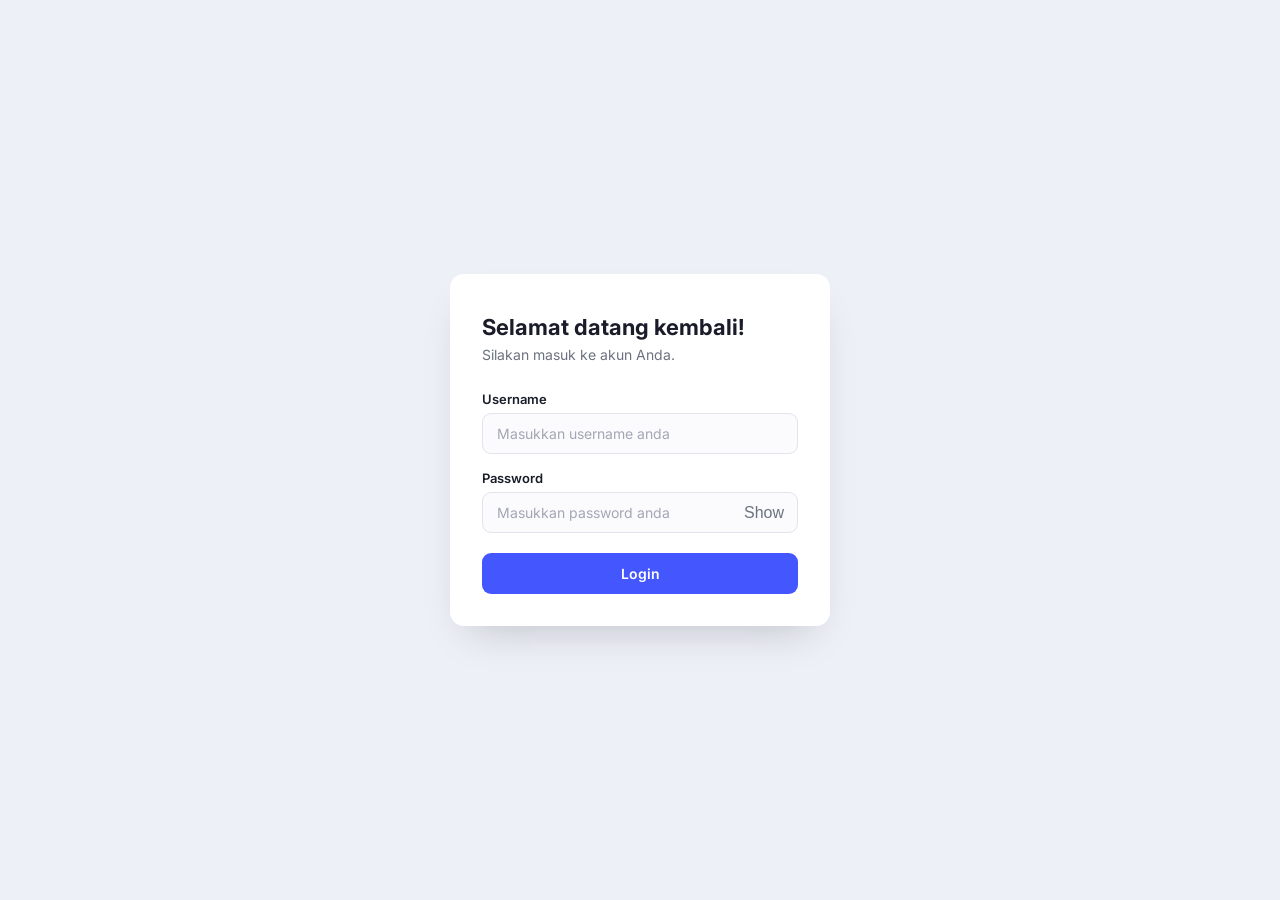
<file: index.html>
<!doctype html>
<html lang="en">
  <head>
    <meta charset="UTF-8" />
    <meta name="viewport" content="width=device-width, initial-scale=1.0" />
    <title>Login - Mini Shopee</title>
    <link rel="preconnect" href="https://fonts.googleapis.com" />
    <link rel="preconnect" href="https://fonts.gstatic.com" crossorigin />
    <link
      href="https://fonts.googleapis.com/css2?family=Inter:wght@400;500;600;700&display=swap"
      rel="stylesheet"
    />
    <link rel="stylesheet" href="style.css" />
  </head>
  <body>
    <section id="contact" class="mp-form-section">
      <div class="mp-form-inner">
        <!-- <div class="mp-brand-mark" aria-hidden="true"></div> -->

        <h2 class="mp-section-title">Selamat datang kembali!</h2>
        <p class="mp-section-subtitle">Silakan masuk ke akun Anda.</p>

        <form id="mp-contact-form" class="mp-form" novalidate>
          <fieldset class="mp-fieldset">
            <div class="mp-form-group">
              <label for="username">Username</label>
              <input
                type="text"
                id="username"
                name="username"
                placeholder="Masukkan username anda"
                autocomplete="username"
                required
              />
            </div>

            <div class="mp-form-group">
              <label for="password">Password</label>
              <div class="mp-password-wrapper">
                <input
                  type="password"
                  id="password"
                  name="password"
                  placeholder="Masukkan password anda"
                  autocomplete="current-password"
                  required
                />
                <button
                  type="button"
                  id="toggle-password"
                  class="mp-toggle-password"
                  aria-label="Tampilkan password"
                >
                  Show
                </button>
              </div>
            </div>

            <div
              id="status-login"
              class="mp-status"
              role="status"
              aria-live="polite"
            ></div>

            <button type="submit" id="submit-btn" class="submit-btn">
              <span class="submit-btn-label">Login</span>
            </button>
          </fieldset>
        </form>
      </div>
    </section>

    <script defer src="script.js"></script>
  </body>
</html>
</file>
<file: style.css>
:root {
  --bg: #eef0f7;
  --card-bg: #ffffff;
  --text-primary: #1a1d29;
  --text-secondary: #6b7280;
  --accent: #4457ff;
  --accent-hover: #3444d6;
  --border: #e2e4ec;
  --error-bg: #fdecec;
  --error-text: #cf1322;
  --error-border: #f5b5b5;
  --loading-bg: #eaf0ff;
  --loading-text: #33459c;
  --radius: 14px;
  --shadow: 0 20px 40px -20px rgba(26, 29, 41, 0.25);
}

* {
  box-sizing: border-box;
}

body {
  margin: 0;
  min-height: 100vh;
  display: flex;
  align-items: center;
  justify-content: center;
  background: var(--bg);
  font-family: "Inter", Arial, sans-serif;
  color: var(--text-primary);
  padding: 20px;
}

.mp-form-section {
  width: 100%;
  display: flex;
  justify-content: center;
}

.mp-form-inner {
  width: 100%;
  max-width: 380px;
  background: var(--card-bg);
  border-radius: var(--radius);
  box-shadow: var(--shadow);
  padding: 40px 32px 32px;
}

.mp-brand-mark {
  width: 34px;
  height: 34px;
  border-radius: 9px;
  background: var(--accent);
  margin-bottom: 20px;
  clip-path: polygon(50% 0%, 100% 38%, 82% 100%, 18% 100%, 0% 38%);
}

.mp-section-title {
  margin: 0 0 6px;
  font-size: 22px;
  font-weight: 700;
}

.mp-section-subtitle {
  margin: 0 0 28px;
  font-size: 14px;
  color: var(--text-secondary);
}

.mp-fieldset {
  border: none;
  margin: 0;
  padding: 0;
  display: flex;
  flex-direction: column;
  gap: 16px;
}

.mp-form-group {
  display: flex;
  flex-direction: column;
  gap: 6px;
}

.mp-form-group label {
  font-size: 13px;
  font-weight: 600;
  color: var(--text-primary);
}

.mp-form-group input {
  font-family: inherit;
  font-size: 14px;
  padding: 11px 14px;
  border-radius: 9px;
  border: 1px solid var(--border);
  background: #fbfbfd;
  color: var(--text-primary);
  outline: none;
  transition:
    border-color 0.15s ease,
    box-shadow 0.15s ease;
}

.mp-form-group input::placeholder {
  color: #a3a6b4;
}

.mp-form-group input:focus {
  border-color: var(--accent);
  box-shadow: 0 0 0 3px rgba(68, 87, 255, 0.15);
  background: #ffffff;
}
.mp-password-wrapper {
  position: relative;
  display: flex;
}

.mp-password-wrapper input {
  width: 100%;
  padding-right: 40px; /* kasih ruang buat tombol */
}

.mp-toggle-password {
  position: absolute;
  right: 10px;
  top: 50%;
  transform: translateY(-50%);
  background: none;
  border: none;
  cursor: pointer;
  font-size: 16px;
  color: var(--text-secondary);
  padding: 4px;
}
.mp-status {
  display: none;
  font-size: 13px;
  padding: 10px 12px;
  border-radius: 9px;
  line-height: 1.4;
}

.mp-status.is-visible {
  display: block;
}

.mp-status.is-loading {
  background: var(--loading-bg);
  color: var(--loading-text);
  border: 1px solid #c6d3ff;
}

.mp-status.is-error {
  background: var(--error-bg);
  color: var(--error-text);
  border: 1px solid var(--error-border);
}

.submit-btn {
  margin-top: 4px;
  padding: 12px 16px;
  border: none;
  border-radius: 9px;
  background: var(--accent);
  color: #ffffff;
  font-family: inherit;
  font-size: 14px;
  font-weight: 600;
  cursor: pointer;
  transition: background 0.15s ease;
}

.submit-btn:hover {
  background: var(--accent-hover);
}

.submit-btn:disabled {
  background: #a9b2ff;
  cursor: not-allowed;
}
</file>
<file: catalog.css>
:root {
  --bg: #f4f6fa;
  --card-bg: #ffffff;
  --text-primary: #1a1d29;
  --text-secondary: #6b7280;
  --text-muted: #9ca3af;
  --accent: #4457ff;
  --accent-hover: #3444d6;
  --accent-subtle: #eaf0ff;
  --danger: #ef4444;
  --danger-hover: #dc2626;
  --star: #f59e0b;
  --border: #e2e4ec;
  --border-focus: #4457ff;
  --radius: 12px;
  --radius-sm: 8px;
  --shadow-sm: 0 2px 8px rgba(26, 29, 41, 0.05);
  --shadow-md: 0 8px 24px rgba(26, 29, 41, 0.08);
  --shadow-hover: 0 12px 28px rgba(68, 87, 255, 0.12);
  --transition: all 0.2s ease-in-out;
}

* {
  box-sizing: border-box;
}

body {
  margin: 0;
  padding: 0;
  font-family:
    "Inter",
    -apple-system,
    BlinkMacSystemFont,
    "Segoe UI",
    Roboto,
    sans-serif;
  background-color: var(--bg);
  color: var(--text-primary);
  line-height: 1.5;
  min-height: 100vh;
}

/* ==========================================================================
   Navbar
   ========================================================================== */
.navbar {
  position: sticky;
  top: 0;
  z-index: 100;
  background-color: #ffffff;
  border-bottom: 1px solid var(--border);
  box-shadow: var(--shadow-sm);
}

.navbar-container {
  max-width: 1280px;
  margin: 0 auto;
  padding: 14px 24px;
  display: flex;
  align-items: center;
  justify-content: space-between;
  gap: 16px;
}

.brand {
  display: flex;
  align-items: center;
  gap: 10px;
}

.brand-logo {
  width: 32px;
  height: 32px;
  border-radius: 8px;
  background: var(--accent);
  clip-path: polygon(50% 0%, 100% 38%, 82% 100%, 18% 100%, 0% 38%);
}

.brand-title {
  margin: 0;
  font-size: 20px;
  font-weight: 700;
  color: var(--text-primary);
  letter-spacing: -0.5px;
}

.navbar-user {
  display: flex;
  align-items: center;
  gap: 16px;
}

.user-greeting {
  font-size: 14px;
  color: var(--text-secondary);
}

.user-greeting strong {
  color: var(--text-primary);
}

.logout-btn {
  background-color: transparent;
  color: var(--danger);
  border: 1px solid var(--danger);
  border-radius: var(--radius-sm);
  padding: 8px 14px;
  font-size: 13px;
  font-weight: 600;
  cursor: pointer;
  transition: var(--transition);
}

.logout-btn:hover {
  background-color: var(--danger);
  color: #ffffff;
}

/* ==========================================================================
   Main Content Layout
   ========================================================================== */
.main-content {
  max-width: 1280px;
  margin: 0 auto;
  padding: 28px 24px 60px;
}

/* ==========================================================================
   Controls Panel (Search, Filter, Sorting, Price Range)
   ========================================================================== */
.controls-panel {
  background: #ffffff;
  border-radius: var(--radius);
  border: 1px solid var(--border);
  box-shadow: var(--shadow-sm);
  padding: 20px;
  margin-bottom: 28px;
  display: flex;
  flex-direction: column;
  gap: 18px;
}

.search-box {
  position: relative;
  width: 100%;
}

.search-icon {
  position: absolute;
  left: 14px;
  top: 50%;
  transform: translateY(-50%);
  font-size: 16px;
  pointer-events: none;
  opacity: 0.6;
}

.search-box input[type="search"] {
  width: 100%;
  padding: 12px 16px 12px 42px;
  font-family: inherit;
  font-size: 14px;
  border: 1px solid var(--border);
  border-radius: var(--radius-sm);
  background: #fbfbfd;
  color: var(--text-primary);
  outline: none;
  transition: var(--transition);
}

.search-box input[type="search"]:focus {
  border-color: var(--border-focus);
  background: #ffffff;
  box-shadow: 0 0 0 3px rgba(68, 87, 255, 0.12);
}

.filter-group {
  display: flex;
  flex-wrap: wrap;
  align-items: flex-end;
  gap: 16px;
}

.select-wrapper,
.price-range-group,
.action-wrapper {
  display: flex;
  flex-direction: column;
  gap: 6px;
}

.control-label {
  font-size: 12px;
  font-weight: 600;
  color: var(--text-secondary);
  text-transform: uppercase;
  letter-spacing: 0.5px;
}

.select-wrapper select {
  font-family: inherit;
  font-size: 14px;
  padding: 10px 14px;
  border-radius: var(--radius-sm);
  border: 1px solid var(--border);
  background: #fbfbfd;
  color: var(--text-primary);
  outline: none;
  cursor: pointer;
  min-width: 180px;
  transition: var(--transition);
}

.select-wrapper select:focus {
  border-color: var(--border-focus);
  box-shadow: 0 0 0 3px rgba(68, 87, 255, 0.12);
  background: #ffffff;
}

/* Nilai Tambah: Price Range Inputs */
.price-inputs {
  display: flex;
  align-items: center;
  gap: 6px;
}

.price-inputs input[type="number"] {
  width: 100px;
  padding: 10px 12px;
  font-family: inherit;
  font-size: 14px;
  border-radius: var(--radius-sm);
  border: 1px solid var(--border);
  background: #fbfbfd;
  color: var(--text-primary);
  outline: none;
  transition: var(--transition);
}

.price-inputs input[type="number"]:focus {
  border-color: var(--border-focus);
  background: #ffffff;
  box-shadow: 0 0 0 3px rgba(68, 87, 255, 0.12);
}

.price-separator {
  color: var(--text-secondary);
  font-weight: 600;
}

.btn-reset {
  font-family: inherit;
  font-size: 13px;
  font-weight: 600;
  padding: 10px 16px;
  border-radius: var(--radius-sm);
  border: 1px solid var(--border);
  background-color: #f3f4f6;
  color: var(--text-secondary);
  cursor: pointer;
  transition: var(--transition);
}

.btn-reset:hover {
  background-color: #e5e7eb;
  color: var(--text-primary);
}

.results-meta {
  border-top: 1px solid #f1f2f6;
  padding-top: 12px;
}

.results-text {
  margin: 0;
  font-size: 13px;
  color: var(--text-secondary);
  font-weight: 500;
}

/* ==========================================================================
   Product Grid & Product Cards
   ========================================================================== */
.products-grid {
  display: grid;
  grid-template-columns: repeat(auto-fill, minmax(230px, 1fr));
  gap: 22px;
  margin-bottom: 36px;
}

.product-card {
  background: var(--card-bg);
  border-radius: var(--radius);
  border: 1px solid var(--border);
  overflow: hidden;
  display: flex;
  flex-direction: column;
  box-shadow: var(--shadow-sm);
  transition: var(--transition);
  position: relative;
  cursor: pointer;
}

.product-card:hover {
  transform: translateY(-4px);
  box-shadow: var(--shadow-hover);
  border-color: #c6d3ff;
}

.card-media {
  position: relative;
  width: 100%;
  padding-top: 80%; /* 4:3 Aspect Ratio */
  background: #f8fafc;
  overflow: hidden;
}

.card-image {
  position: absolute;
  top: 0;
  left: 0;
  width: 100%;
  height: 100%;
  object-fit: contain;
  padding: 12px;
  transition: transform 0.3s ease;
}

.product-card:hover .card-image {
  transform: scale(1.05);
}

.badge-discount {
  position: absolute;
  top: 10px;
  left: 10px;
  background: var(--danger);
  color: #ffffff;
  font-size: 11px;
  font-weight: 700;
  padding: 3px 7px;
  border-radius: 4px;
  z-index: 2;
  box-shadow: 0 2px 4px rgba(239, 68, 68, 0.3);
}

.card-body {
  padding: 16px;
  display: flex;
  flex-direction: column;
  flex-grow: 1;
}

.card-category {
  font-size: 11px;
  font-weight: 600;
  color: var(--accent);
  text-transform: uppercase;
  letter-spacing: 0.6px;
  margin-bottom: 6px;
}

.card-title {
  margin: 0 0 8px;
  font-size: 14px;
  font-weight: 600;
  color: var(--text-primary);
  line-height: 1.4;
  display: -webkit-box;
  -webkit-line-clamp: 2;
  -webkit-box-orient: vertical;
  overflow: hidden;
  min-height: 38px;
}

.card-rating {
  display: flex;
  align-items: center;
  gap: 4px;
  font-size: 13px;
  color: var(--text-secondary);
  margin-bottom: 12px;
}

.star-icon {
  color: var(--star);
  font-size: 14px;
}

.rating-value {
  font-weight: 700;
  color: var(--text-primary);
}

.card-price-row {
  margin-top: auto;
  display: flex;
  align-items: baseline;
  gap: 8px;
  margin-bottom: 14px;
}

.card-price {
  font-size: 18px;
  font-weight: 700;
  color: var(--text-primary);
}

.card-original-price {
  font-size: 12px;
  color: var(--text-muted);
  text-decoration: line-through;
}

.btn-add-cart {
  width: 100%;
  padding: 10px 14px;
  border: none;
  border-radius: var(--radius-sm);
  background: var(--accent-subtle);
  color: var(--accent);
  font-family: inherit;
  font-size: 13px;
  font-weight: 600;
  cursor: pointer;
  transition: var(--transition);
}

.btn-add-cart:hover {
  background: var(--accent);
  color: #ffffff;
}

/* ==========================================================================
   Fitur Tambahan (Nilai Plus): Skeleton Loading
   ========================================================================== */
.skeleton-card {
  background: var(--card-bg);
  border-radius: var(--radius);
  border: 1px solid var(--border);
  overflow: hidden;
  box-shadow: var(--shadow-sm);
  display: flex;
  flex-direction: column;
}

.skeleton-shimmer {
  background: linear-gradient(90deg, #f0f2f5 0%, #e4e7eb 50%, #f0f2f5 100%);
  background-size: 200% 100%;
  animation: shimmerAnim 1.5s infinite;
}

@keyframes shimmerAnim {
  0% {
    background-position: 200% 0;
  }
  100% {
    background-position: -200% 0;
  }
}

.skeleton-img {
  width: 100%;
  padding-top: 80%;
}

.skeleton-body {
  padding: 16px;
  display: flex;
  flex-direction: column;
  gap: 10px;
}

.skeleton-tag {
  width: 35%;
  height: 12px;
  border-radius: 4px;
}

.skeleton-title {
  width: 85%;
  height: 16px;
  border-radius: 4px;
}

.skeleton-title-short {
  width: 60%;
  height: 16px;
  border-radius: 4px;
}

.skeleton-rating {
  width: 45%;
  height: 12px;
  border-radius: 4px;
  margin-bottom: 6px;
}

.skeleton-price {
  width: 50%;
  height: 20px;
  border-radius: 4px;
}

.skeleton-btn {
  width: 100%;
  height: 38px;
  border-radius: var(--radius-sm);
  margin-top: 6px;
}

/* ==========================================================================
   Load More / Pagination
   ========================================================================== */
.pagination-wrapper {
  display: flex;
  flex-direction: column;
  align-items: center;
  justify-content: center;
  gap: 10px;
  margin-top: 10px;
}

.btn-load-more {
  padding: 12px 28px;
  font-family: inherit;
  font-size: 14px;
  font-weight: 600;
  border: 1px solid var(--accent);
  background: var(--accent);
  color: #ffffff;
  border-radius: var(--radius-sm);
  cursor: pointer;
  box-shadow: 0 4px 12px rgba(68, 87, 255, 0.2);
  transition: var(--transition);
}

.btn-load-more:hover {
  background: var(--accent-hover);
  border-color: var(--accent-hover);
  transform: translateY(-2px);
}

.btn-load-more:disabled {
  background: #a9b2ff;
  border-color: #a9b2ff;
  cursor: not-allowed;
  transform: none;
}

.pagination-info {
  margin: 0;
  font-size: 13px;
  color: var(--text-secondary);
}

/* ==========================================================================
   State Displays: Error & Empty States
   ========================================================================== */
.error-container,
.empty-container {
  background: #ffffff;
  border-radius: var(--radius);
  border: 1px solid var(--border);
  padding: 48px 24px;
  text-align: center;
  max-width: 500px;
  margin: 40px auto;
  box-shadow: var(--shadow-sm);
}

.error-container {
  border-color: #fca5a5;
  background: #fff8f8;
}

.error-icon,
.empty-icon {
  font-size: 44px;
  margin-bottom: 12px;
}

.error-title,
.empty-title {
  margin: 0 0 8px;
  font-size: 18px;
  font-weight: 700;
}

.error-title {
  color: var(--danger);
}

.error-desc,
.empty-desc {
  margin: 0 0 20px;
  font-size: 14px;
  color: var(--text-secondary);
}

.btn-retry,
.btn-primary {
  padding: 10px 20px;
  font-family: inherit;
  font-size: 14px;
  font-weight: 600;
  border-radius: var(--radius-sm);
  border: none;
  cursor: pointer;
  transition: var(--transition);
}

.btn-retry {
  background: var(--danger);
  color: #ffffff;
}

.btn-retry:hover {
  background: var(--danger-hover);
}

.btn-primary {
  background: var(--accent);
  color: #ffffff;
}

.btn-primary:hover {
  background: var(--accent-hover);
}

/* ==========================================================================
   Cart Button (Navbar) - Orang 3
   ========================================================================== */
.cart-btn {
  position: relative;
  display: flex;
  align-items: center;
  gap: 8px;
  background: var(--accent-subtle);
  color: var(--accent);
  border: 1px solid #c6d3ff;
  border-radius: var(--radius-sm);
  padding: 8px 14px;
  font-family: inherit;
  font-size: 14px;
  font-weight: 600;
  cursor: pointer;
  transition: var(--transition);
  white-space: nowrap;
}

.cart-btn:hover {
  background: var(--accent);
  color: #ffffff;
  border-color: var(--accent);
}

.cart-icon {
  font-size: 18px;
  line-height: 1;
}

/* Badge jumlah item pada keranjang */
.cart-badge {
  position: absolute;
  top: -6px;
  right: -8px;
  background: var(--danger);
  color: #ffffff;
  font-size: 10px;
  font-weight: 700;
  min-width: 18px;
  height: 18px;
  border-radius: 9px;
  padding: 0 5px;
  display: flex;
  align-items: center;
  justify-content: center;
  line-height: 1;
  border: 2px solid #ffffff;
  animation: badgePop 0.3s cubic-bezier(0.175, 0.885, 0.32, 1.275);
}

@keyframes badgePop {
  0% {
    transform: scale(0);
  }
  100% {
    transform: scale(1);
  }
}

.cart-total-label {
  font-size: 13px;
  font-weight: 700;
}

/* ==========================================================================
   Modal Overlay Base - Orang 3
   ========================================================================== */
.modal-overlay {
  position: fixed;
  inset: 0;
  background: rgba(26, 29, 41, 0.55);
  backdrop-filter: blur(3px);
  -webkit-backdrop-filter: blur(3px);
  z-index: 1000;
  display: flex;
  align-items: center;
  justify-content: center;
  padding: 20px;
  animation: overlayFadeIn 0.2s ease;
}

@keyframes overlayFadeIn {
  from {
    opacity: 0;
  }
  to {
    opacity: 1;
  }
}

.modal-dialog {
  position: relative;
  background: #ffffff;
  border-radius: var(--radius);
  box-shadow: 0 24px 64px rgba(26, 29, 41, 0.18);
  max-width: 820px;
  width: 100%;
  max-height: 90vh;
  overflow-y: auto;
  animation: modalSlideUp 0.25s cubic-bezier(0.22, 1, 0.36, 1);
  padding: 32px;
}

@keyframes modalSlideUp {
  from {
    opacity: 0;
    transform: translateY(24px);
  }
  to {
    opacity: 1;
    transform: translateY(0);
  }
}

.modal-close-btn {
  position: absolute;
  top: 16px;
  right: 16px;
  width: 36px;
  height: 36px;
  border-radius: 50%;
  border: 1px solid var(--border);
  background: #f3f4f6;
  color: var(--text-secondary);
  font-size: 16px;
  cursor: pointer;
  display: flex;
  align-items: center;
  justify-content: center;
  transition: var(--transition);
  line-height: 1;
  z-index: 10;
}

.modal-close-btn:hover {
  background: var(--danger);
  color: #ffffff;
  border-color: var(--danger);
}

/* ==========================================================================
   Modal Detail Produk - Orang 3
   ========================================================================== */
.modal-layout {
  display: grid;
  grid-template-columns: 1fr 1.2fr;
  gap: 28px;
  align-items: flex-start;
}

.modal-image-wrap {
  background: #f8fafc;
  border-radius: var(--radius);
  overflow: hidden;
  border: 1px solid var(--border);
  aspect-ratio: 1 / 1;
  display: flex;
  align-items: center;
  justify-content: center;
}

.modal-img {
  width: 100%;
  height: 100%;
  object-fit: contain;
  padding: 16px;
}

.modal-category {
  display: inline-block;
  font-size: 11px;
  font-weight: 700;
  color: var(--accent);
  text-transform: uppercase;
  letter-spacing: 0.6px;
  margin-bottom: 8px;
}

.modal-product-title {
  margin: 0 0 12px;
  font-size: 20px;
  font-weight: 700;
  color: var(--text-primary);
  line-height: 1.35;
}

.modal-meta-line {
  margin: 0 0 6px;
  font-size: 14px;
  color: var(--text-secondary);
}

.modal-meta-key {
  font-weight: 600;
  color: var(--text-primary);
}

.modal-desc {
  font-size: 14px;
  color: var(--text-secondary);
  line-height: 1.65;
  margin: 12px 0 18px;
  padding: 14px;
  background: #f8fafc;
  border-radius: var(--radius-sm);
  border-left: 3px solid var(--accent);
}

.modal-price-row {
  display: flex;
  align-items: baseline;
  gap: 10px;
  flex-wrap: wrap;
  margin-bottom: 20px;
}

.modal-price {
  font-size: 26px;
  font-weight: 800;
  color: var(--text-primary);
}

.modal-original-price {
  font-size: 14px;
  color: var(--text-muted);
  text-decoration: line-through;
}

.modal-badge-discount {
  font-size: 12px;
  font-weight: 700;
  background: var(--danger);
  color: #ffffff;
  padding: 2px 8px;
  border-radius: 4px;
}

.btn-modal-add-cart {
  width: 100%;
  padding: 13px 18px;
  font-family: inherit;
  font-size: 15px;
  font-weight: 700;
  background: var(--accent);
  color: #ffffff;
  border: none;
  border-radius: var(--radius-sm);
  cursor: pointer;
  transition: var(--transition);
  letter-spacing: 0.2px;
}

.btn-modal-add-cart:hover {
  background: var(--accent-hover);
  transform: translateY(-2px);
  box-shadow: 0 6px 18px rgba(68, 87, 255, 0.25);
}

.btn-modal-add-cart.added {
  background: #22c55e;
}

/* ==========================================================================
   Modal Keranjang Belanja - Orang 3
   ========================================================================== */
.modal-dialog--cart {
  max-width: 580px;
  padding: 28px;
  display: flex;
  flex-direction: column;
  gap: 0;
}

.cart-modal-title {
  margin: 0 0 20px;
  font-size: 20px;
  font-weight: 700;
  color: var(--text-primary);
  padding-right: 40px;
}

/* List item di keranjang */
.cart-items-list {
  display: flex;
  flex-direction: column;
  gap: 14px;
  max-height: 50vh;
  overflow-y: auto;
  padding-right: 4px;
  margin-bottom: 20px;
}

.cart-items-list::-webkit-scrollbar {
  width: 4px;
}
.cart-items-list::-webkit-scrollbar-thumb {
  background: var(--border);
  border-radius: 4px;
}

/* Satu baris item keranjang */
.cart-item {
  display: grid;
  grid-template-columns: 70px 1fr auto;
  gap: 14px;
  align-items: center;
  padding: 14px;
  background: #f8fafc;
  border-radius: var(--radius-sm);
  border: 1px solid var(--border);
  transition: var(--transition);
}

.cart-item:hover {
  border-color: #c6d3ff;
  background: #f4f6ff;
}

.cart-item-img {
  width: 70px;
  height: 70px;
  object-fit: contain;
  border-radius: var(--radius-sm);
  background: #ffffff;
  padding: 6px;
  border: 1px solid var(--border);
}

.cart-item-details {
  display: flex;
  flex-direction: column;
  gap: 4px;
  overflow: hidden;
}

.cart-item-name {
  font-size: 13px;
  font-weight: 600;
  color: var(--text-primary);
  white-space: nowrap;
  overflow: hidden;
  text-overflow: ellipsis;
}

.cart-item-unit-price {
  font-size: 12px;
  color: var(--text-muted);
}

.cart-item-subtotal {
  font-size: 14px;
  font-weight: 700;
  color: var(--accent);
}

/* Kontrol qty +/- dan tombol hapus */
.cart-item-controls {
  display: flex;
  flex-direction: column;
  align-items: flex-end;
  gap: 8px;
}

.qty-controls {
  display: flex;
  align-items: center;
  gap: 6px;
}

.qty-btn {
  width: 28px;
  height: 28px;
  border: 1px solid var(--border);
  border-radius: 6px;
  background: #ffffff;
  color: var(--text-primary);
  font-size: 16px;
  font-weight: 700;
  line-height: 1;
  cursor: pointer;
  display: flex;
  align-items: center;
  justify-content: center;
  transition: var(--transition);
}

.qty-btn:hover {
  background: var(--accent);
  color: #ffffff;
  border-color: var(--accent);
}

.qty-value {
  min-width: 28px;
  text-align: center;
  font-size: 15px;
  font-weight: 700;
  color: var(--text-primary);
}

.btn-remove-item {
  background: transparent;
  border: none;
  color: var(--text-muted);
  font-size: 18px;
  cursor: pointer;
  padding: 2px 4px;
  border-radius: 4px;
  transition: var(--transition);
  line-height: 1;
}

.btn-remove-item:hover {
  color: var(--danger);
  background: #fff0f0;
}

/* Empty state keranjang */
.cart-empty-state {
  text-align: center;
  padding: 40px 0;
  color: var(--text-secondary);
}

.cart-empty-icon {
  font-size: 52px;
  margin-bottom: 12px;
  filter: grayscale(1);
  opacity: 0.5;
}

.cart-empty-state p {
  margin: 0 0 16px;
  font-size: 15px;
}

/* Footer total + aksi keranjang */
.cart-footer {
  border-top: 1px solid var(--border);
  padding-top: 18px;
  display: flex;
  flex-direction: column;
  gap: 14px;
}

.cart-summary {
  display: flex;
  justify-content: space-between;
  align-items: center;
}

.cart-summary-label {
  font-size: 15px;
  font-weight: 600;
  color: var(--text-secondary);
}

.cart-summary-total {
  font-size: 22px;
  font-weight: 800;
  color: var(--text-primary);
}

.cart-footer-actions {
  display: flex;
  gap: 10px;
}

.btn-danger {
  flex: 1;
  padding: 11px 16px;
  font-family: inherit;
  font-size: 14px;
  font-weight: 600;
  border: 1px solid var(--danger);
  background: transparent;
  color: var(--danger);
  border-radius: var(--radius-sm);
  cursor: pointer;
  transition: var(--transition);
}

.btn-danger:hover {
  background: var(--danger);
  color: #ffffff;
}

.btn-checkout {
  flex: 2;
  padding: 11px 16px;
  font-family: inherit;
  font-size: 14px;
  font-weight: 700;
  background: var(--accent);
  color: #ffffff;
  border: none;
  border-radius: var(--radius-sm);
  cursor: pointer;
  transition: var(--transition);
}

.btn-checkout:hover {
  background: var(--accent-hover);
  transform: translateY(-1px);
}

/* ==========================================================================
   Back to Top Button - Orang 3
   ========================================================================== */
.back-to-top-btn {
  position: fixed;
  bottom: 28px;
  right: 28px;
  width: 46px;
  height: 46px;
  border-radius: 50%;
  border: none;
  background: var(--accent);
  color: #ffffff;
  font-size: 22px;
  font-weight: 700;
  line-height: 1;
  cursor: pointer;
  box-shadow: 0 6px 20px rgba(68, 87, 255, 0.35);
  transition: var(--transition);
  display: flex;
  align-items: center;
  justify-content: center;
  z-index: 900;
  animation: fadeInScale 0.3s cubic-bezier(0.22, 1, 0.36, 1);
}

@keyframes fadeInScale {
  from {
    opacity: 0;
    transform: scale(0.6);
  }
  to {
    opacity: 1;
    transform: scale(1);
  }
}

.back-to-top-btn:hover {
  background: var(--accent-hover);
  transform: translateY(-3px);
  box-shadow: 0 10px 28px rgba(68, 87, 255, 0.4);
}

/* ==========================================================================
   Responsive Adaptations
   ========================================================================== */
@media (max-width: 768px) {
  .navbar-container {
    flex-direction: column;
    align-items: flex-start;
  }

  .navbar-user {
    width: 100%;
    justify-content: space-between;
    flex-wrap: wrap;
    gap: 10px;
  }

  .filter-group {
    flex-direction: column;
    align-items: stretch;
  }

  .select-wrapper select,
  .price-inputs input[type="number"],
  .btn-reset {
    width: 100%;
  }
}

@media (max-width: 620px) {
  .modal-layout {
    grid-template-columns: 1fr;
  }

  .price-inputs {
    width: 100%;
  }

  .modal-dialog {
    padding: 24px 18px;
  }

  .products-grid {
    grid-template-columns: repeat(auto-fill, minmax(160px, 1fr));
    gap: 14px;
  }

  .modal-image-wrap {
    max-width: 240px;
    margin: 0 auto;
  }
}

@media (max-width: 480px) {
  .user-greeting {
    font-size: 13px;
  }
}
</file>
